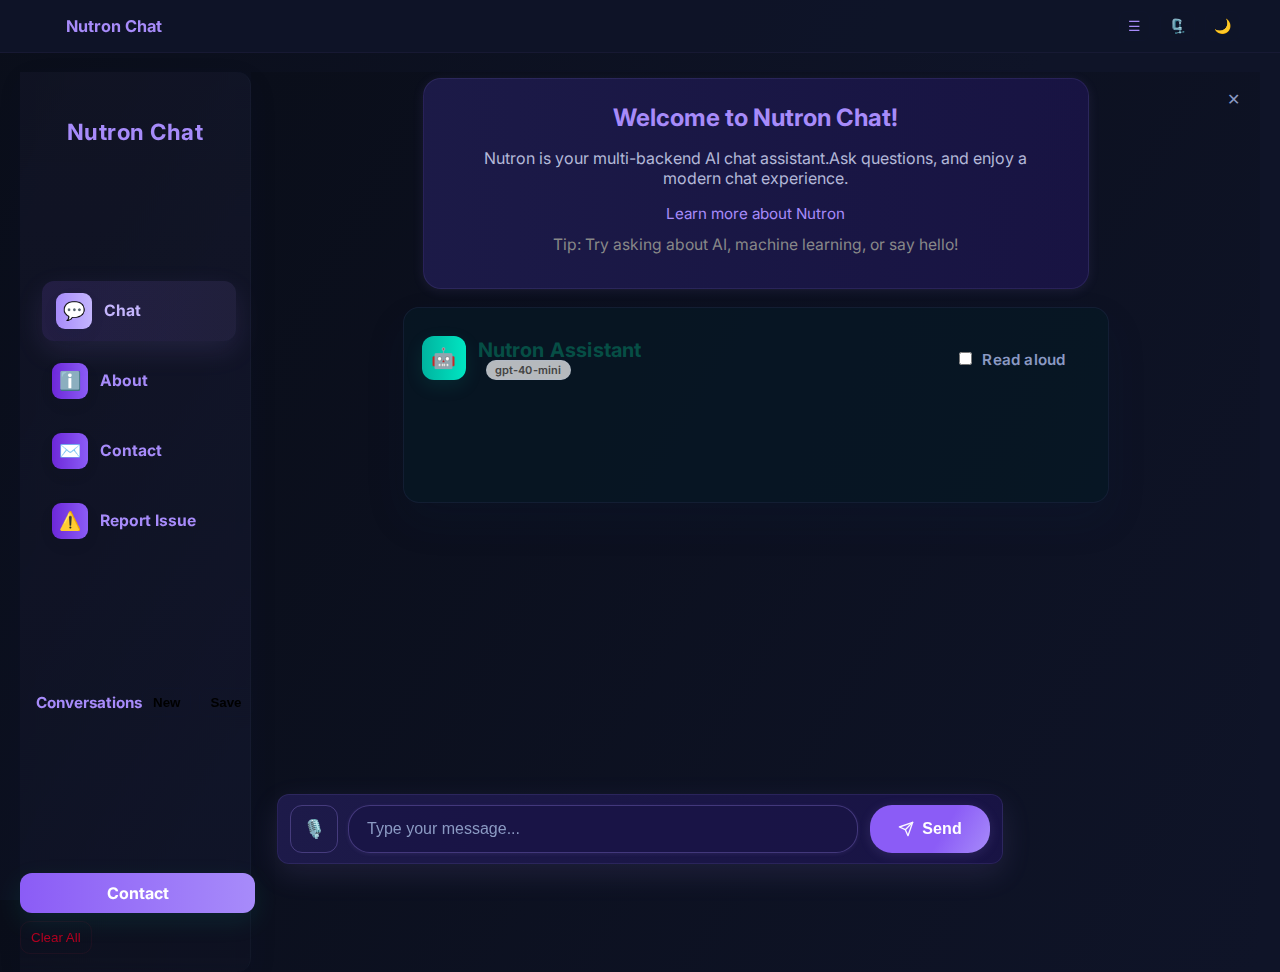
<file: open ai chat box/frontend/html/index.html>
<!DOCTYPE html>
<html lang="en">
<head>
    <meta charset="UTF-8">
    <title>Nutron Chat - AI Chat Box</title>
    <meta name="viewport" content="width=device-width, initial-scale=1.0">
    <link rel="stylesheet" href="../css/style.css">
    <link href="https://fonts.googleapis.com/css2?family=Inter:wght@300;400;600;700&family=Playfair+Display:wght@400;600&display=swap" rel="stylesheet">
    <link rel="manifest" href="manifest.json">
    <link rel="icon" href="favicon.ico">
</head>
<body>
    <nav class="navbar"><div style="max-width:1200px;margin:0 auto;display:flex;align-items:center;gap:12px;width:100%;padding:0 16px;"><a href="index.html" class="logo" style="font-weight:700;color:var(--brand-1);text-decoration:none;">Nutron Chat</a><div style="margin-left:auto;display:flex;gap:10px;align-items:center;"><button id="sidebar-toggle" class="icon-btn" aria-label="Toggle sidebar" aria-expanded="false">☰</button><button id="compact-toggle" class="icon-btn" title="Toggle compact" aria-pressed="false" aria-label="Toggle compact layout">🗜️</button><button id="theme-toggle" class="icon-btn" title="Toggle dark theme" aria-pressed="false" aria-label="Toggle theme">🌙</button></div></div></nav>
    <div class="main-layout" style="padding-top:72px;">
        <aside class="sidebar">
            <div class="sidebar-header">Nutron Chat</div>
            <nav class="sidebar-nav" role="navigation" aria-label="Main">
                <a href="index.html" class="active"><span class="icon" aria-hidden="true">💬</span><span class="label">Chat</span></a>
                <a href="about.html"><span class="icon" aria-hidden="true">ℹ️</span><span class="label">About</span></a>
                <a href="contact.html" class="contact-link"><span class="icon" aria-hidden="true">✉️</span><span class="label">Contact</span></a>
                <a href="#" id="report-issue-link"><span class="icon" aria-hidden="true">⚠️</span><span class="label">Report Issue</span></a>
            </nav>
            <div class="conversations">
                <div class="conv-header">
                    <strong>Conversations</strong>
                    <div class="conv-controls">
                        <button id="new-chat-btn" title="Start new chat">New</button>
                        <button id="save-chat-btn" title="Save current conversation">Save</button>
                    </div>
                </div>
                <ul id="conversations-list" class="conversations-list" aria-live="polite"></ul>
            </div>
            <div class="sidebar-footer">
                <a href="contact.html" class="contact-btn-sidebar">Contact</a>
                <button id="clear-chats-btn" class="danger-btn" title="Clear all conversations">Clear All</button>
            </div>
        </aside>
        <section class="chat-section">

            <div class="welcome-banner" style="margin-top:6px;">
                <button class="welcome-close" aria-label="Dismiss welcome">✕</button>
                <h2>Welcome to Nutron Chat!</h2>
                <p>Nutron is your multi-backend AI chat assistant.Ask questions, and enjoy a modern chat experience.</p>
                <div class="quick-links">
                    <a href="about.html">Learn more about Nutron</a>
                </div>
                <p style="margin-top:10px; color:#888; font-size:0.98rem;">Tip: Try asking about AI, machine learning, or say hello!</p>
            </div>

            <section class="mock-chat card assistant-floating" aria-label="Chat">
                <div class="chat-header assistant-header">
                    <div class="assistant-left">
                        <div class="assistant-avatar" aria-hidden="true">🤖</div>
                        <div class="assistant-meta">
                            <div class="assistant-title">Nutron Assistant</div>
                            <div class="assistant-sub"><span class="backend-badge" id="header-backend-badge">gpt-40-mini</span></div>
                        </div>
                    </div>
                    <div class="header-controls">
                        <label class="read-toggle"><input type="checkbox" id="read-aloud-toggle"> Read aloud</label>
                    </div>
                </div>

                <div class="chat-body" id="chat-messages"></div>

                <div id="typing-indicator" class="typing-indicator" style="display:none;" aria-live="polite" role="status"><span class="typing-spinner" aria-hidden="true"></span><span class="typing-text">AI is typing...</span></div>

                <form class="chat-input-area" onsubmit="return false;">
                    <button id="mic-btn" class="mic-button" type="button" title="Start voice input">🎙️</button>
                    <input type="text" id="user-input" placeholder="Type your message..." autocomplete="off" />
                    <button id="send-btn" type="button" aria-pressed="false" title="Send message">
                        <svg class="send-icon" width="16" height="16" viewBox="0 0 24 24" fill="none" xmlns="http://www.w3.org/2000/svg" aria-hidden="true"><path d="M22 2L11 13" stroke="currentColor" stroke-width="2" stroke-linecap="round" stroke-linejoin="round"/><path d="M22 2L15 22L11 13L2 9L22 2Z" stroke="currentColor" stroke-width="2" stroke-linecap="round" stroke-linejoin="round"/></svg>
                        <span class="btn-text">Send</span>
                    </button>
                    <span id="mic-status" class="mic-status" aria-live="polite" style="display:none;">Listening...</span>
                </form>
            </section>

        </section>
    </div>
    <div id="sidebar-overlay" class="sidebar-overlay" hidden aria-hidden="true"></div>
    <div id="toast-container" class="toast-container" aria-live="polite" aria-atomic="true"></div>
    <script src="../javascript/script.js"></script>
    <style>
        .welcome-banner {
            max-width: 600px;
            margin: 32px auto 0 auto;
            background: rgba(255,255,255,0.93);
            border-radius: 18px;
            box-shadow: 0 2px 12px rgba(161,196,253,0.10);
            padding: 24px 32px 18px 32px;
            text-align: center;
            transition: transform 0.28s ease, opacity 0.28s ease, max-height 0.28s ease, padding 0.28s ease;
            overflow: hidden;
            max-height: 1000px;
        }
        .welcome-banner h2 {
            color: #0078d4;
            margin-bottom: 10px;
        }
        .welcome-banner.collapsed {
            transform: translateY(-18px);
            opacity: 0;
            max-height: 0;
            padding-top: 0;
            padding-bottom: 0;
            margin-top: 6px;
            pointer-events: none;
        }
        .feature-list {
            list-style: none;
            padding: 0;
            margin: 18px 0 0 0;
        }
        .feature-list li {
            margin: 0 0 6px 0;
            font-size: 1.08rem;
            color: #333;
        }
        .quick-links {
            margin: 12px 0;
            font-size: 0.95rem;
        }
        .quick-links a {
            color: #0078d4;
            text-decoration: none;
        }
        @media (max-width: 700px) {
            .welcome-banner { padding: 16px 6vw 10px 6vw; }
        }
    </style>
</body>
</html>
</file>
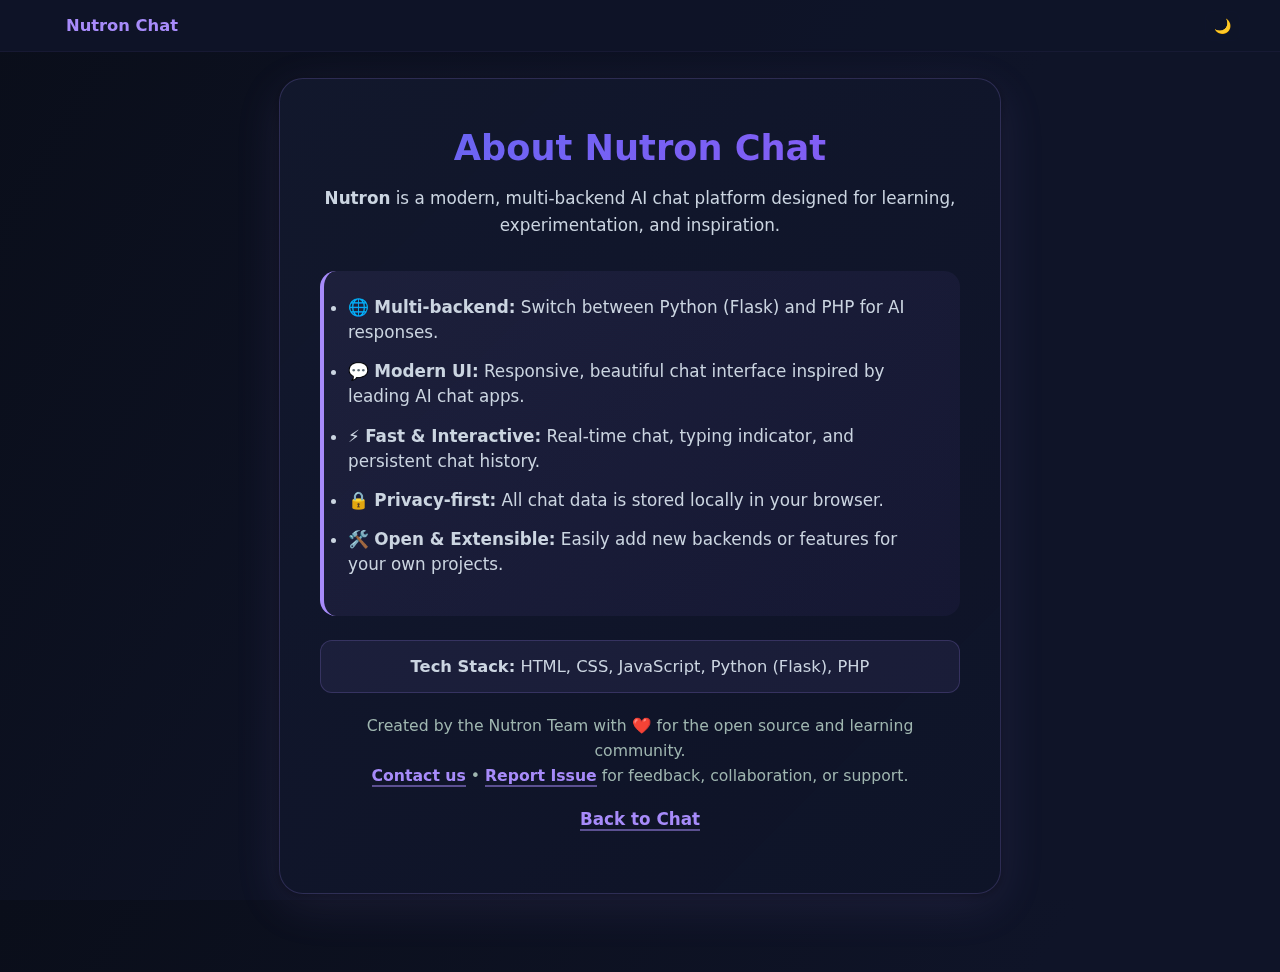
<file: open ai chat box/frontend/html/about.html>
<!DOCTYPE html>
<html lang="en">
<head>
    <meta charset="UTF-8">
    <title>About | Nutron Chat</title>
    <link rel="stylesheet" href="../css/style.css">
    <style>
        .about-container { 
            max-width: 640px; 
            margin: 60px auto; 
            background: linear-gradient(135deg, rgba(255,255,255,0.98) 0%, rgba(240,245,255,0.95) 100%); 
            border-radius: 24px; 
            box-shadow: 0 12px 48px rgba(99,102,241,0.15), 0 2px 8px rgba(0,0,0,0.04); 
            padding: 48px 40px; 
            text-align: center;
            border: 1px solid rgba(99,102,241,0.1);
            backdrop-filter: blur(8px);
        }
        .about-container h1 { 
            background: linear-gradient(135deg, #6366f1 0%, #8b5cf6 100%);
            -webkit-background-clip: text;
            -webkit-text-fill-color: transparent;
            background-clip: text;
            margin-bottom: 16px;
            font-size: 2.2rem;
            font-weight: 800;
        }
        .about-container p { color: #475569; font-size: 1.05rem; margin-bottom: 12px; line-height: 1.6; }
        .about-container a { 
            color: #6366f1; 
            text-decoration: none;
            font-weight: 600;
            transition: color 0.3s ease;
            border-bottom: 2px solid rgba(99,102,241,0.3);
        }
        .about-container a:hover { 
            color: #8b5cf6;
            border-bottom-color: #8b5cf6;
        }
        .about-features { 
            margin: 32px 0 24px 0; 
            text-align: left;
            background: linear-gradient(135deg, rgba(99,102,241,0.08) 0%, rgba(139,92,246,0.05) 100%);
            padding: 24px;
            border-radius: 16px;
            border-left: 4px solid #6366f1;
        }
        .about-features li { 
            margin-bottom: 14px; 
            font-size: 1.05rem; 
            color: #334155;
            line-height: 1.5;
        }
        .about-tech { 
            margin: 24px 0 0 0; 
            color: #475569; 
            font-size: 1.02rem;
            background: rgba(139,92,246,0.08);
            padding: 16px;
            border-radius: 12px;
            border: 1px solid rgba(139,92,246,0.2);
        }
        .about-team { 
            margin: 20px 0 0 0; 
            color: #64748b; 
            font-size: 0.98rem;
            line-height: 1.6;
        }
        /* Dark theme overrides */
        body.dark-theme .about-container {
            background: linear-gradient(135deg, rgba(18,24,45,0.98) 0%, rgba(15,20,40,0.95) 100%);
            border-color: rgba(167,139,250,0.2);
            box-shadow: 0 12px 48px rgba(167,139,250,0.1), 0 2px 8px rgba(0,0,0,0.4);
        }
        body.dark-theme .about-container p { color: #cbd5e1; }
        body.dark-theme .about-container a { color: #a78bfa; border-bottom-color: rgba(167,139,250,0.5); }
        body.dark-theme .about-container a:hover { color: #d8b4fe; }
        body.dark-theme .about-features { background: linear-gradient(135deg, rgba(167,139,250,0.08) 0%, rgba(139,92,246,0.05) 100%); border-left-color: #a78bfa; }
        body.dark-theme .about-features li { color: #cbd5e1; }
        body.dark-theme .about-tech { background: rgba(167,139,250,0.08); color: #cbd5e1; border-color: rgba(167,139,250,0.2); }
        body.dark-theme .about-team { color: #9fb6b0; }
    </style>
</head>
<body>
    <nav class="navbar"><div style="max-width:1200px;margin:0 auto;display:flex;align-items:center;gap:12px;width:100%;padding:0 16px;"><a href="index.html" class="logo" style="font-weight:700;color:var(--brand-1);text-decoration:none;">Nutron Chat</a><div style="margin-left:auto;display:flex;gap:10px;align-items:center;"><button id="theme-toggle" class="icon-btn" title="Toggle dark theme" aria-pressed="false" aria-label="Toggle theme">🌙</button></div></div></nav>
    <div style="height: 48px;"></div>
    <div class="about-container">
        <h1>About Nutron Chat</h1>
        <p><b>Nutron</b> is a modern, multi-backend AI chat platform designed for learning, experimentation, and inspiration.</p>
        <ul class="about-features">
            <li>🌐 <b>Multi-backend:</b> Switch between Python (Flask) and PHP for AI responses.</li>
            <li>💬 <b>Modern UI:</b> Responsive, beautiful chat interface inspired by leading AI chat apps.</li>
            <li>⚡ <b>Fast & Interactive:</b> Real-time chat, typing indicator, and persistent chat history.</li>
            <li>🔒 <b>Privacy-first:</b> All chat data is stored locally in your browser.</li>
            <li>🛠️ <b>Open & Extensible:</b> Easily add new backends or features for your own projects.</li>
        </ul>
        <div class="about-tech">
            <b>Tech Stack:</b> HTML, CSS, JavaScript, Python (Flask), PHP
        </div>
        <div class="about-team">
            Created by the Nutron Team with ❤️ for the open source and learning community.<br>
            <a href="contact.html">Contact us</a> • <a href="report-issue.html">Report Issue</a> for feedback, collaboration, or support.
        </div>
        <p style="margin-top:18px;"><a href="index.html">Back to Chat</a></p>
    </div>
    <script src="../javascript/script.js"></script>
</body>
</html>
</file>
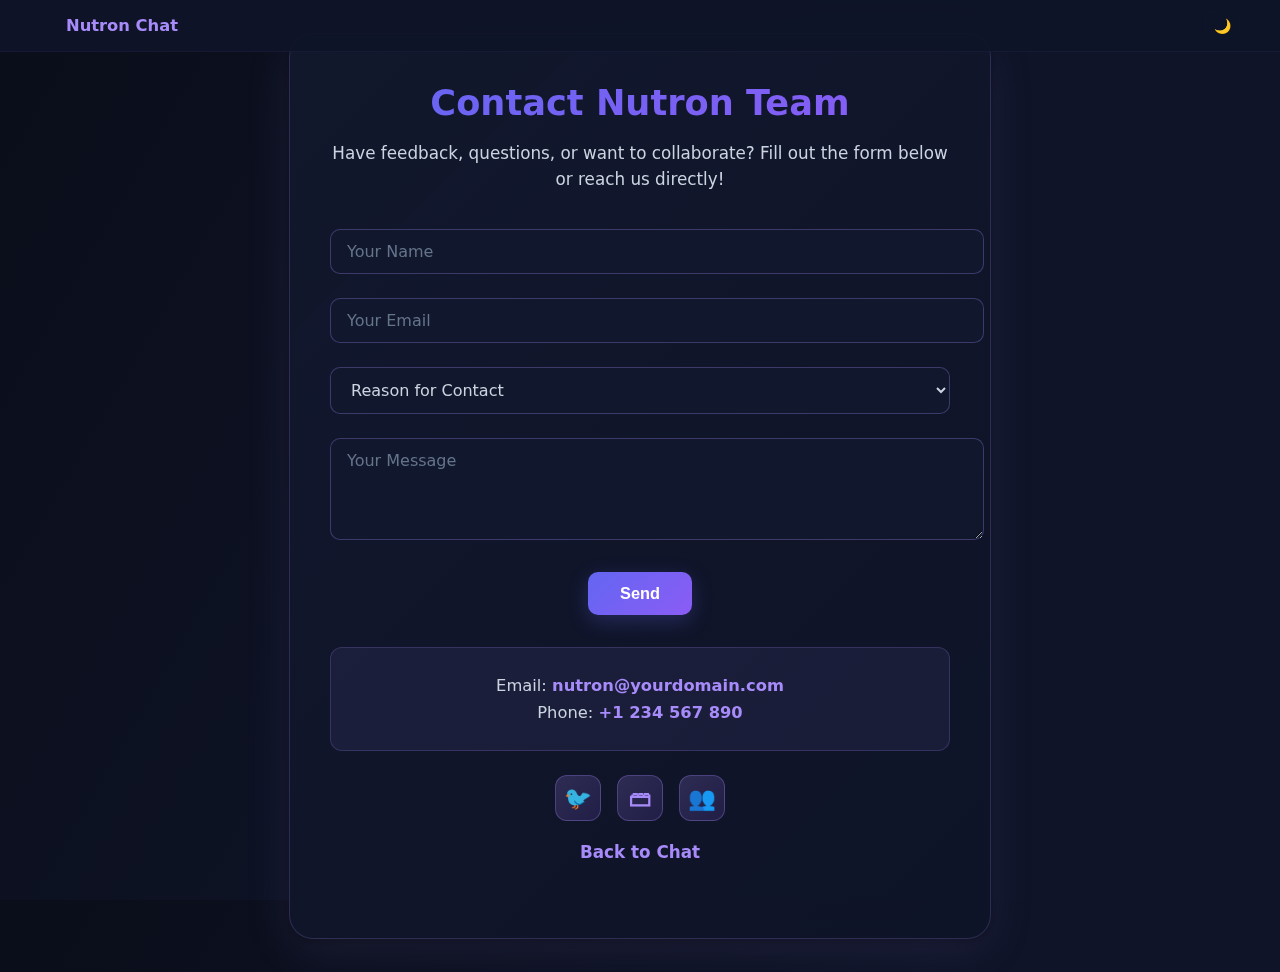
<file: open ai chat box/frontend/html/contact.html>
<!DOCTYPE html>
<html lang="en">
<head>
    <meta charset="UTF-8">
    <title>Contact | Nutron Chat</title>
    <link rel="stylesheet" href="../css/style.css">
    <style>
        .contact-container { 
            max-width: 620px; 
            margin: 60px auto; 
            background: linear-gradient(135deg, rgba(255,255,255,0.98) 0%, rgba(240,245,255,0.95) 100%); 
            border-radius: 24px; 
            box-shadow: 0 12px 48px rgba(99,102,241,0.15), 0 2px 8px rgba(0,0,0,0.04); 
            padding: 48px 40px; 
            text-align: center;
            border: 1px solid rgba(99,102,241,0.1);
            backdrop-filter: blur(8px);
        }
        .contact-container h1 { 
            background: linear-gradient(135deg, #6366f1 0%, #8b5cf6 100%);
            -webkit-background-clip: text;
            -webkit-text-fill-color: transparent;
            background-clip: text;
            margin-bottom: 12px;
            font-size: 2.2rem;
            font-weight: 800;
        }
        .contact-container p { 
            color: #475569; 
            font-size: 1.05rem; 
            margin-bottom: 24px;
            line-height: 1.6;
        }
        .contact-container a { 
            color: #6366f1; 
            text-decoration: none;
            font-weight: 600;
            transition: color 0.3s ease;
        }
        .contact-container a:hover { color: #8b5cf6; }
        
        .contact-container input, .contact-container textarea, .contact-container select {
            width: 100%; 
            margin: 12px 0; 
            padding: 12px 16px; 
            border-radius: 10px; 
            border: 1.5px solid #e2e8f0;
            font-family: inherit;
            font-size: 1rem;
            transition: border-color 0.3s, box-shadow 0.3s;
            background: rgba(255,255,255,0.95);
        }
        .contact-container input:focus, .contact-container textarea:focus, .contact-container select:focus {
            outline: none;
            border-color: #6366f1;
            box-shadow: 0 0 0 3px rgba(99,102,241,0.1);
        }
        
        .contact-container button { 
            background: linear-gradient(135deg, #6366f1 0%, #8b5cf6 100%); 
            color: #fff; 
            border: none; 
            border-radius: 10px; 
            padding: 12px 32px; 
            font-size: 1.02rem; 
            cursor: pointer; 
            margin-top: 16px;
            font-weight: 600;
            box-shadow: 0 6px 20px rgba(99,102,241,0.25);
            transition: transform 0.2s, box-shadow 0.2s;
        }
        .contact-container button:hover { 
            transform: translateY(-2px);
            box-shadow: 0 10px 28px rgba(99,102,241,0.35);
        }
        
        .contact-info { 
            margin: 32px 0 20px 0; 
            color: #475569; 
            font-size: 1.02rem;
            background: rgba(99,102,241,0.08);
            padding: 20px;
            border-radius: 12px;
            border: 1px solid rgba(99,102,241,0.2);
        }
        .contact-info div { margin: 8px 0; }
        
        .social-links { 
            margin: 24px 0 0 0;
            display: flex;
            justify-content: center;
            gap: 16px;
        }
        .social-links a { 
            display: inline-flex;
            align-items: center;
            justify-content: center;
            width: 44px;
            height: 44px;
            background: linear-gradient(135deg, #e0e7ff 0%, #f3e8ff 100%);
            color: #6366f1; 
            font-size: 1.4rem; 
            text-decoration: none; 
            border-radius: 12px;
            transition: all 0.3s;
            border: 1px solid rgba(99,102,241,0.2);
        }
        .social-links a:hover { 
            background: linear-gradient(135deg, #6366f1 0%, #8b5cf6 100%);
            color: #fff;
            transform: translateY(-4px);
            box-shadow: 0 8px 20px rgba(99,102,241,0.3);
        }
        /* Dark theme overrides */
        body.dark-theme .contact-container {
            background: linear-gradient(135deg, rgba(18,24,45,0.98) 0%, rgba(15,20,40,0.95) 100%);
            border-color: rgba(167,139,250,0.2);
            box-shadow: 0 12px 48px rgba(167,139,250,0.1), 0 2px 8px rgba(0,0,0,0.4);
        }
        body.dark-theme .contact-container p { color: #cbd5e1; }
        body.dark-theme .contact-container a { color: #a78bfa; }
        body.dark-theme .contact-container a:hover { color: #d8b4fe; }
        body.dark-theme .contact-container input,
        body.dark-theme .contact-container textarea,
        body.dark-theme .contact-container select {
            background: rgba(18,24,45,0.8);
            border-color: rgba(167,139,250,0.3);
            color: #cbd5e1;
        }
        body.dark-theme .contact-container input::placeholder,
        body.dark-theme .contact-container textarea::placeholder {
            color: #64748b;
        }
        body.dark-theme .contact-container input:focus,
        body.dark-theme .contact-container textarea:focus,
        body.dark-theme .contact-container select:focus {
            border-color: #a78bfa;
            box-shadow: 0 0 0 3px rgba(167,139,250,0.1);
        }
        body.dark-theme .contact-info {
            background: rgba(167,139,250,0.08);
            color: #cbd5e1;
            border-color: rgba(167,139,250,0.2);
        }
        body.dark-theme .social-links a {
            background: linear-gradient(135deg, rgba(167,139,250,0.2) 0%, rgba(139,92,246,0.15) 100%);
            color: #a78bfa;
            border-color: rgba(167,139,250,0.3);
        }
        body.dark-theme .social-links a:hover {
            background: linear-gradient(135deg, #6366f1 0%, #8b5cf6 100%);
            color: #fff;
        }
    </style>
</head>
<body>
    <nav class="navbar"><div style="max-width:1200px;margin:0 auto;display:flex;align-items:center;gap:12px;width:100%;padding:0 16px;"><a href="index.html" class="logo" style="font-weight:700;color:var(--brand-1);text-decoration:none;">Nutron Chat</a><div style="margin-left:auto;display:flex;gap:10px;align-items:center;"><button id="theme-toggle" class="icon-btn" title="Toggle dark theme" aria-pressed="false" aria-label="Toggle theme">🌙</button></div></div></nav>
    <div style="height: 48px;"></div>
    <div class="contact-container">
        <h1>Contact Nutron Team</h1>
        <p>Have feedback, questions, or want to collaborate? Fill out the form below or reach us directly!</p>
        <form onsubmit="alert('Thank you for your message!'); return false;">
            <input type="text" placeholder="Your Name" required><br>
            <input type="email" placeholder="Your Email" required><br>
            <select required>
                <option value="" disabled selected>Reason for Contact</option>
                <option value="feedback">Feedback</option>
                <option value="bug">Report a Bug</option>
                <option value="collab">Collaboration</option>
                <option value="support">Support</option>
                <option value="other">Other</option>
            </select><br>
            <textarea rows="4" placeholder="Your Message" required></textarea><br>
            <button type="submit">Send</button>
        </form>
        <div class="contact-info">
            <div>Email: <a href="mailto:nutron@yourdomain.com">nutron@yourdomain.com</a></div>
            <div>Phone: <a href="tel:+1234567890">+1 234 567 890</a></div>
        </div>
        <div class="social-links">
            <a href="#" title="Twitter">&#x1F426;</a>
            <a href="#" title="GitHub">&#x1F5C3;</a>
            <a href="#" title="LinkedIn">&#x1F465;</a>
        </div>
        <p style="margin-top:18px;"><a href="index.html">Back to Chat</a></p>
    </div>
    <script src="../javascript/script.js"></script>
</body>
</html>
</file>
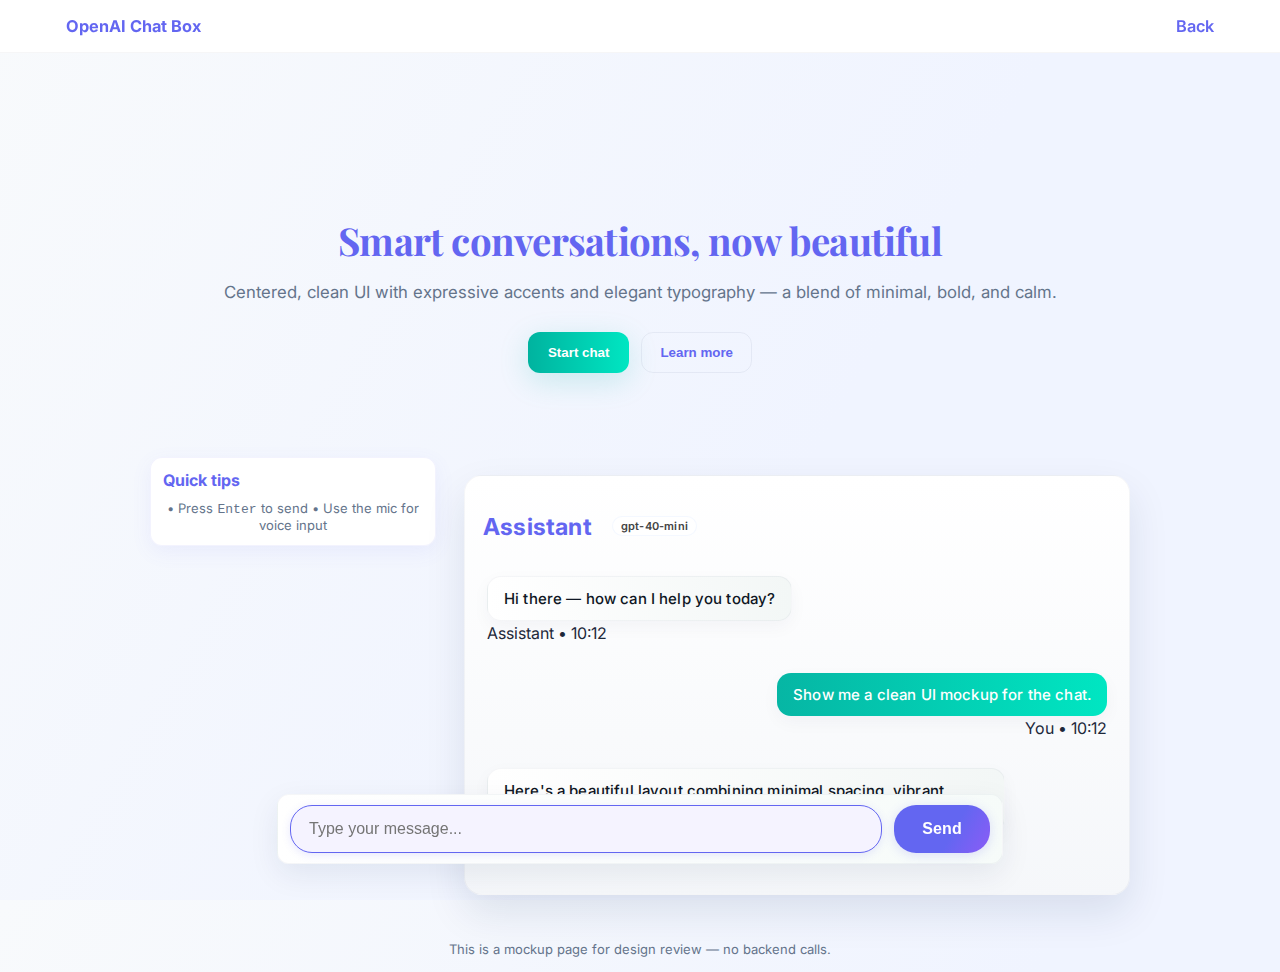
<file: open ai chat box/frontend/html/design_mockup.html>
<!doctype html>
<html lang="en">
<head>
  <meta charset="utf-8">
  <meta name="viewport" content="width=device-width,initial-scale=1">
  <title>Design Mockup — Chat</title>
  <link href="https://fonts.googleapis.com/css2?family=Inter:wght@300;400;600;700&family=Playfair+Display:wght@400;600&display=swap" rel="stylesheet">
  <link rel="stylesheet" href="../css/style.css">
</head>
<body class="design-mockup-root">
  <nav class="navbar"><div style="max-width:1200px;margin:0 auto;display:flex;align-items:center;gap:12px;width:100%;padding:0 16px;"><a href="index.html" class="logo" style="font-weight:700;color:var(--brand-1);text-decoration:none;">OpenAI Chat Box</a><div style="margin-left:auto"><a href="index.html">Back</a></div></div></nav>
  <main class="main-container" style="flex-direction:column;align-items:center;padding-top:92px;">
    <section class="design-hero">
      <h1>Smart conversations, now beautiful</h1>
      <p>Centered, clean UI with expressive accents and elegant typography — a blend of minimal, bold, and calm.</p>
      <div class="mockup-action">
        <button class="btn-cta">Start chat</button>
        <button class="btn-secondary">Learn more</button>
      </div>
    </section>

    <div class="center-stage">
      <aside class="card" style="width:260px;">
        <div style="font-weight:700;color:var(--brand-1);margin-bottom:8px">Quick tips</div>
        <div class="small-note">• Press <kbd>Enter</kbd> to send • Use the mic for voice input</div>
      </aside>

      <section class="mock-chat card" aria-label="Chat mockup">
        <div class="chat-header">
          <h3>Assistant</h3>
          <span class="backend-badge">gpt-40-mini</span>
        </div>

        <div class="chat-body">
          <div class="message"><div class="bubble ai">Hi there — how can I help you today?</div><div class="meta">Assistant • 10:12</div></div>
          <div class="message user"><div class="bubble user">Show me a clean UI mockup for the chat.</div><div class="meta">You • 10:12</div></div>
          <div class="message"><div class="bubble ai">Here's a beautiful layout combining minimal spacing, vibrant accents, and serif headings.</div><div class="meta">Assistant • 10:12</div></div>
        </div>

        <form class="chat-input-area" onsubmit="event.preventDefault(); alert('Send pressed in mockup');">
          <input id="user-input" type="text" placeholder="Type your message..." aria-label="Message input">
          <button id="send-btn" type="submit">Send</button>
        </form>
      </section>
    </div>

    <p class="small-note">This is a mockup page for design review — no backend calls.</p>
  </main>

  <script>
    // small JS: focus input on load
    document.addEventListener('DOMContentLoaded', function(){ const i = document.getElementById('user-input'); if(i) i.focus(); });
  </script>
</body>
</html>
</file>
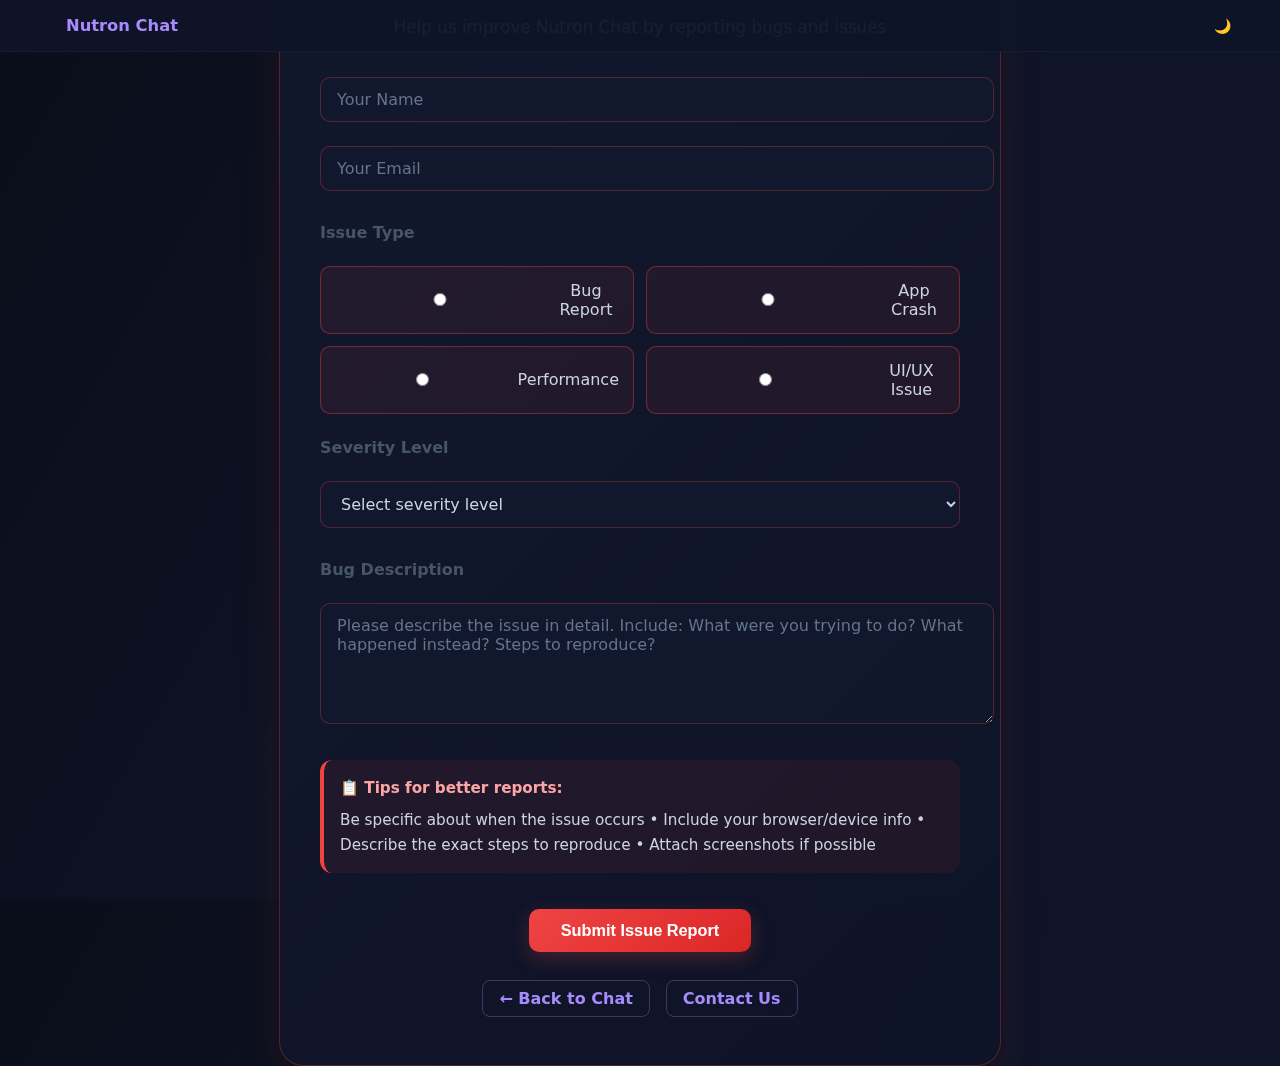
<file: open ai chat box/frontend/html/report-issue.html>
<!DOCTYPE html>
<html lang="en">
<head>
    <meta charset="UTF-8">
    <title>Report Issue | Nutron Chat</title>
    <link rel="stylesheet" href="../css/style.css">
    <style>
        .report-container { 
            max-width: 640px; 
            margin: 60px auto; 
            background: linear-gradient(135deg, rgba(255,255,255,0.98) 0%, rgba(240,245,255,0.95) 100%); 
            border-radius: 24px; 
            box-shadow: 0 12px 48px rgba(239,68,68,0.12), 0 2px 8px rgba(0,0,0,0.04); 
            padding: 48px 40px; 
            text-align: center;
            border: 1px solid rgba(239,68,68,0.1);
            backdrop-filter: blur(8px);
        }
        
        .report-container h1 { 
            background: linear-gradient(135deg, #ef4444 0%, #dc2626 100%);
            -webkit-background-clip: text;
            -webkit-text-fill-color: transparent;
            background-clip: text;
            margin-bottom: 12px;
            font-size: 2.2rem;
            font-weight: 800;
        }
        
        .report-container .subtitle {
            color: #475569;
            font-size: 1.05rem;
            margin-bottom: 24px;
            line-height: 1.6;
        }
        
        .issue-types {
            display: grid;
            grid-template-columns: 1fr 1fr;
            gap: 12px;
            margin: 24px 0;
        }
        
        .issue-types label {
            display: flex;
            align-items: center;
            padding: 14px;
            background: rgba(239,68,68,0.05);
            border: 1.5px solid #fecaca;
            border-radius: 10px;
            cursor: pointer;
            transition: all 0.3s;
            font-weight: 500;
            color: #475569;
        }
        
        .issue-types label:hover {
            background: rgba(239,68,68,0.12);
            border-color: #ef4444;
        }
        
        .issue-types input[type="radio"] {
            cursor: pointer;
            margin-right: 8px;
            accent-color: #ef4444;
        }
        
        .report-container input, 
        .report-container textarea, 
        .report-container select {
            width: 100%; 
            margin: 12px 0; 
            padding: 12px 16px; 
            border-radius: 10px; 
            border: 1.5px solid #e2e8f0;
            font-family: inherit;
            font-size: 1rem;
            transition: border-color 0.3s, box-shadow 0.3s;
            background: rgba(255,255,255,0.95);
        }
        
        .report-container input:focus, 
        .report-container textarea:focus, 
        .report-container select:focus {
            outline: none;
            border-color: #ef4444;
            box-shadow: 0 0 0 3px rgba(239,68,68,0.1);
        }
        
        .report-container button { 
            background: linear-gradient(135deg, #ef4444 0%, #dc2626 100%); 
            color: #fff; 
            border: none; 
            border-radius: 10px; 
            padding: 12px 32px; 
            font-size: 1.02rem; 
            cursor: pointer; 
            margin-top: 16px;
            font-weight: 600;
            box-shadow: 0 6px 20px rgba(239,68,68,0.25);
            transition: transform 0.2s, box-shadow 0.2s;
        }
        
        .report-container button:hover { 
            transform: translateY(-2px);
            box-shadow: 0 10px 28px rgba(239,68,68,0.35);
        }
        
        .severity-info {
            background: rgba(239,68,68,0.08);
            padding: 16px;
            border-radius: 12px;
            margin: 20px 0;
            border-left: 4px solid #ef4444;
            text-align: left;
            color: #475569;
            font-size: 0.95rem;
            line-height: 1.6;
        }
        
        .severity-info strong {
            color: #7f1d1d;
            display: block;
            margin-bottom: 8px;
        }
        
        .nav-links {
            margin-top: 28px;
            display: flex;
            justify-content: center;
            gap: 16px;
            flex-wrap: wrap;
        }
        
        .nav-links a {
            color: #6366f1;
            text-decoration: none;
            font-weight: 600;
            padding: 8px 16px;
            border-radius: 8px;
            transition: all 0.3s;
            border: 1px solid rgba(99,102,241,0.2);
        }
        
        .nav-links a:hover {
            background: rgba(99,102,241,0.1);
            border-color: #6366f1;
        }
        /* Dark theme overrides */
        body.dark-theme .report-container {
            background: linear-gradient(135deg, rgba(18,24,45,0.98) 0%, rgba(15,20,40,0.95) 100%);
            border-color: rgba(239,68,68,0.3);
            box-shadow: 0 12px 48px rgba(239,68,68,0.1), 0 2px 8px rgba(0,0,0,0.4);
        }
        body.dark-theme .report-container .subtitle { color: #cbd5e1; }
        body.dark-theme .issue-types label {
            background: rgba(239,68,68,0.08);
            border-color: rgba(239,68,68,0.4);
            color: #cbd5e1;
        }
        body.dark-theme .issue-types label:hover {
            background: rgba(239,68,68,0.15);
            border-color: #ef4444;
        }
        body.dark-theme .report-container input,
        body.dark-theme .report-container textarea,
        body.dark-theme .report-container select {
            background: rgba(18,24,45,0.8);
            border-color: rgba(239,68,68,0.3);
            color: #cbd5e1;
        }
        body.dark-theme .report-container input::placeholder,
        body.dark-theme .report-container textarea::placeholder {
            color: #64748b;
        }
        body.dark-theme .report-container input:focus,
        body.dark-theme .report-container textarea:focus,
        body.dark-theme .report-container select:focus {
            border-color: #ef4444;
            box-shadow: 0 0 0 3px rgba(239,68,68,0.1);
        }
        body.dark-theme .severity-info {
            background: rgba(239,68,68,0.08);
            color: #cbd5e1;
            border-left-color: #ef4444;
        }
        body.dark-theme .severity-info strong {
            color: #fca5a5;
        }
        body.dark-theme .nav-links a {
            color: #a78bfa;
            border-color: rgba(167,139,250,0.3);
        }
        body.dark-theme .nav-links a:hover {
            background: rgba(167,139,250,0.1);
            border-color: #a78bfa;
        }
    </style>
</head>
<body>
    <nav class="navbar"><div style="max-width:1200px;margin:0 auto;display:flex;align-items:center;gap:12px;width:100%;padding:0 16px;"><a href="index.html" class="logo" style="font-weight:700;color:var(--brand-1);text-decoration:none;">Nutron Chat</a><div style="margin-left:auto;display:flex;gap:10px;align-items:center;"><button id="theme-toggle" class="icon-btn" title="Toggle dark theme" aria-pressed="false" aria-label="Toggle theme">🌙</button></div></div></nav>
    <div style="height: 48px;"></div>
    
    <div class="report-container">
        <h1>🐛 Report an Issue</h1>
        <p class="subtitle">Help us improve Nutron Chat by reporting bugs and issues</p>
        
        <form onsubmit="alert('Thank you for reporting! We\'ll look into it soon.'); return false;">
            <input type="text" placeholder="Your Name" required><br>
            <input type="email" placeholder="Your Email" required><br>
            
            <label style="display: block; text-align: left; margin: 20px 0 12px 0; color: #475569; font-weight: 600;">
                Issue Type
            </label>
            <div class="issue-types">
                <label>
                    <input type="radio" name="issue-type" value="bug" required> Bug Report
                </label>
                <label>
                    <input type="radio" name="issue-type" value="crash"> App Crash
                </label>
                <label>
                    <input type="radio" name="issue-type" value="performance"> Performance
                </label>
                <label>
                    <input type="radio" name="issue-type" value="ui"> UI/UX Issue
                </label>
            </div>
            
            <label style="display: block; text-align: left; margin: 20px 0 12px 0; color: #475569; font-weight: 600;">
                Severity Level
            </label>
            <select required>
                <option value="" disabled selected>Select severity level</option>
                <option value="critical">🔴 Critical - App doesn't work</option>
                <option value="high">🟠 High - Major feature broken</option>
                <option value="medium">🟡 Medium - Some features affected</option>
                <option value="low">🟢 Low - Minor issue/typo</option>
            </select>
            
            <label style="display: block; text-align: left; margin: 20px 0 12px 0; color: #475569; font-weight: 600;">
                Bug Description
            </label>
            <textarea rows="5" placeholder="Please describe the issue in detail. Include: What were you trying to do? What happened instead? Steps to reproduce?" required></textarea>
            
            <div class="severity-info">
                <strong>📋 Tips for better reports:</strong>
                Be specific about when the issue occurs • Include your browser/device info • Describe the exact steps to reproduce • Attach screenshots if possible
            </div>
            
            <button type="submit">Submit Issue Report</button>
        </form>
        
        <div class="nav-links">
            <a href="index.html">← Back to Chat</a>
            <a href="contact.html">Contact Us</a>
        </div>
    </div>
    <script src="../javascript/script.js"></script>
</body>
</html>
</file>
<file: open ai chat box/frontend/css/style.css>
:root {
    --bg-1: #f8fafc;
    --bg-2: #f0f4ff;
    --brand-1: #6366f1; /* Indigo primary */
    --brand-2: #a5b4fc;
    --accent: #8b5cf6; /* Violet accent */
    --muted: #64748b;
    --text: #1e293b;
    --surface: rgba(255,255,255,0.98);
    --card-border: rgba(99,102,241,0.08);
    --radius: 12px;
    --shadow-1: 0 6px 20px rgba(99,102,241,0.08);
    --shadow-2: 0 12px 36px rgba(99,102,241,0.12);
}

/* Base layout and typography */
html,body { height: 100%; }
body {
    background: linear-gradient(120deg, var(--bg-1) 0%, var(--bg-2) 60%);
    color: var(--text);
    font-family: 'Inter', system-ui, -apple-system, 'Segoe UI', Roboto, 'Helvetica Neue', Arial, sans-serif;
    display: flex;
    justify-content: center;
    align-items: center;
    min-height: 100vh;
    margin: 0;
    padding: 36px 20px;
    -webkit-font-smoothing: antialiased;
    -moz-osx-font-smoothing: grayscale;
}
h1,h2,h3 { margin:0;color:var(--brand-1); }
h1 { font-size: 1.6rem; }

/* Layout container used by main pages */
.main-container { width: 1200px; max-width: 96vw; display:flex; gap:18px; }

.chat-container {
    background: var(--surface);
    border-radius: 14px;
    box-shadow: var(--shadow-1), var(--shadow-2);
    width: 520px;
    max-width: 100%;
    display: flex;
    flex-direction: column;
    overflow: hidden;
    backdrop-filter: blur(4px);
    border: 1px solid var(--card-border);
    transition: transform 0.18s ease, box-shadow 0.2s ease;
    position: relative;
}
.chat-container:hover { transform: translateY(-6px); }
.chat-container::before { content: ''; position: absolute; top: 0; left: 0; right: 0; height: 56px; background: linear-gradient(90deg, var(--brand-2), var(--accent)); opacity: 0.08; }

/* Utility: container card */
.card { background: var(--surface); border-radius: var(--radius); border: 1px solid var(--card-border); box-shadow: var(--shadow-1); padding: 12px; }





/* Consolidated .chat-messages styles are defined later to avoid duplication */
/* Scrollbar styling kept for cross-browser consistency */
.chat-messages::-webkit-scrollbar { width: 7px; }
.chat-messages::-webkit-scrollbar-thumb { background: #c7d2fe; border-radius: 6px; }

/* Make scrollbars invisible but keep scroll functionality */
.chat-messages, .conversations-list, .mock-chat .chat-body {
    -ms-overflow-style: none; /* IE and Edge */
    scrollbar-width: none; /* Firefox */
}
.chat-messages::-webkit-scrollbar, .conversations-list::-webkit-scrollbar, .mock-chat .chat-body::-webkit-scrollbar {
    width: 0; height: 0; background: transparent; /* WebKit */
}

/* Consolidated message/bubble styles (duplicate removed) */


.chat-input-area {
    display: flex;
    border-top: 1.5px solid #c7d2fe;
    padding: 14px 14px 14px 18px;
    background: rgba(248,250,252,0.98);
    backdrop-filter: blur(2px);
    z-index: 2;
}



#user-input {
    flex: 1;
    padding: 12px 16px;
    border: 1.5px solid #c7d2fe;
    border-radius: 22px;
    outline: none;
    font-size: 16px;
    background: #fff;
    transition: border 0.2s, box-shadow 0.2s;
    box-shadow: 0 1px 4px rgba(99,102,241,0.08);
}
#user-input:focus {
    border: 1.5px solid #6366f1;
    background: #f5f3ff;
    box-shadow: 0 2px 8px rgba(99,102,241,0.15);
}



#send-btn {
    margin-left: 10px;
    padding: 12px 26px;
    background: linear-gradient(120deg, #6366f1 60%, #8b5cf6 100%);
    color: #fff;
    border: none;
    border-radius: 22px;
    cursor: pointer;
    font-size: 16px;
    font-weight: 600;
    box-shadow: 0 2px 12px rgba(99,102,241,0.20);
    transition: background 0.2s, color 0.2s, transform 0.1s;
    letter-spacing: 0.01em;
    display: inline-flex;
    align-items: center;
}
#send-btn:hover {
    background: linear-gradient(120deg, #8b5cf6 60%, #6366f1 100%);
    color: #fff;
    transform: translateY(-2px) scale(1.04);
}
.btn-spinner {
    display: none;
    width: 14px;
    height: 14px;
    border-radius: 50%;
    background: linear-gradient(120deg, #6366f1 60%, #8b5cf6 100%);
    box-shadow: 0 0 6px rgba(99,102,241,0.3);
    margin-right: 8px;
    animation: spin 1s linear infinite;
}
#send-btn.pending .btn-spinner {
    display: inline-block;
}
@keyframes spin { 0% { transform: rotate(0deg); } 100% { transform: rotate(360deg); } }
#send-btn:disabled { opacity: 0.6; cursor: not-allowed; transform: none; box-shadow: none; }


.typing-indicator {
    font-size: 13px;
    color: #888;
    padding: 0 18px 8px 18px;
    font-style: italic;
    letter-spacing: 0.5px;
    display: flex;
    align-items: center;
    gap: 8px;
}
.typing-spinner {
    width: 10px;
    height: 10px;
    border-radius: 50%;
    background: linear-gradient(120deg, #6366f1 60%, #8b5cf6 100%);
    box-shadow: 0 0 6px rgba(99,102,241,0.3);
    animation: blink 1s infinite;
}
.typing-text { opacity: 1; }

.backend-badge {
    font-size: 11px;
    color: #444;
    background: rgba(255,255,255,0.7);
    padding: 2px 8px;
    border-radius: 12px;
    margin-left: 8px;
    border: 1px solid rgba(161,196,253,0.12);
}

.toast-container { position: fixed; right: 18px; bottom: 18px; z-index: 9999; display:flex; flex-direction:column; gap:8px; }
.toast { background: rgba(12,12,12,0.95); color:#fff; padding: 10px 14px; border-radius: 10px; box-shadow: 0 10px 30px rgba(12,36,80,0.12); opacity:0; transform: translateY(8px); transition: opacity 0.24s, transform 0.24s; }
.toast.show { opacity:1; transform: translateY(0); }
.toast.error { background: linear-gradient(90deg,#b00020,#8a1028); }
.toast.info { background: linear-gradient(90deg,#6366f1,#8b5cf6); }

#send-btn[disabled] { opacity: 0.6; cursor: not-allowed; box-shadow:none; }

/* Focus and accessibility */
:focus { outline: none; }
:focus-visible { outline: 3px solid rgba(99,150,255,0.24); outline-offset: 3px; border-radius: 8px; }

/* Utilities */
.muted { color: var(--muted); }
.center { display:flex; align-items:center; justify-content:center; }
.chip { display:inline-block; padding:6px 10px; border-radius:999px; background:linear-gradient(90deg,#f3f8ff,#fff); color:var(--brand-1); border:1px solid var(--card-border); font-weight:600; }
.sr-only { position:absolute !important; width:1px; height:1px; padding:0; margin:-1px; overflow:hidden; clip:rect(0,0,0,0); white-space:nowrap; border:0; }


.backend-switcher button {
    background: linear-gradient(120deg, #f5f3ff 60%, #ede9fe 100%);
    border: 1.5px solid #c7d2fe;
    color: #6366f1;
    border-radius: 12px;
    padding: 6px 18px;
    font-size: 15px;
    margin-right: 2px;
    cursor: pointer;
    font-weight: 500;
    transition: background 0.2s, border 0.2s, color 0.2s;
    box-shadow: 0 1px 4px rgba(99,102,241,0.08);
}
.backend-switcher button:hover, .backend-switcher button:focus {
    background: linear-gradient(120deg, #6366f1 60%, #8b5cf6 100%);
    color: #fff;
    border: 1.5px solid #8b5cf6;
}

@keyframes blink {
    0%, 100% { opacity: 1; }
    50% { opacity: 0.5; }
}

/* Navigation bar for all pages */
.navbar {
    width: 100vw; max-width: 100%;
    background: rgba(255,255,255,0.98);
    border-bottom: 1px solid rgba(15,23,42,0.04);
    padding: 10px 0; display:flex; justify-content:center; align-items:center; position:fixed; top:0; left:0; z-index:100;
}
.navbar a { color: var(--brand-1); text-decoration:none; font-weight:600; font-size:1.02rem; margin:0 16px; padding:6px 10px; border-radius:8px; transition: background 0.15s, transform 0.12s; }
.navbar a:hover { background: rgba(99,102,241,0.12); transform: translateY(-2px); }
.navbar a.active { background: linear-gradient(90deg,var(--brand-2),var(--accent)); color:#fff; box-shadow: 0 8px 20px rgba(99,102,241,0.15); }

/* Layout for Copilot/ChatGPT style */
.main-layout {
    display: flex;
    height: 100vh;
    width: 100vw;
    background: none;
}
.sidebar {
    width: 230px;
    background: linear-gradient(180deg, rgba(161,196,253,0.12), rgba(251,194,235,0.08));
    display: flex;
    flex-direction: column;
    justify-content: space-between;
    box-shadow: 2px 8px 30px rgba(12,36,80,0.06);
    z-index: 10;
    padding-bottom: 18px;
    border-right: 1px solid rgba(161,196,253,0.04);
}
.sidebar-header {
    font-size: 1.4rem;
    font-weight: 700;
    color: var(--brand-1);
    padding: 28px 0 10px 0;
    text-align: center;
    letter-spacing: 0.02em;
}
.sidebar-nav {
    display: flex;
    flex-direction: column;
    gap: 10px;
    align-items: stretch;
    padding: 8px 12px;
}
.sidebar-nav a {
    display:flex; align-items:center; gap:12px; padding:12px 14px; color:var(--brand-1); text-decoration:none; border-radius:12px; font-weight:700; font-size:0.98rem; transition:transform .18s ease, box-shadow .18s ease, background .18s ease; margin:0 6px;
}
.sidebar-nav a .icon { width:36px; height:36px; border-radius:9px; display:inline-flex; align-items:center; justify-content:center; background:linear-gradient(90deg,#fff,#f3fbfa); box-shadow: 0 6px 18px rgba(12,36,80,0.04); font-size:18px; }
.sidebar-nav a .label { display:inline-block; }
.sidebar-nav a.active, .sidebar-nav a:hover { background: linear-gradient(90deg, rgba(255,255,255,0.98), rgba(255,255,255,0.92)); transform: translateX(4px); box-shadow: 0 10px 28px rgba(12,36,80,0.06); color: #064e45; }

/* subtle divider and rounded right edge for nicer panel */
.sidebar { border-top-right-radius: 14px; border-bottom-right-radius: 14px; backdrop-filter: blur(6px); padding-top:18px; }

/* Conversations list UI inside sidebar */
.conversations { display:flex; flex-direction:column; gap:8px; padding:12px; }
.conv-header { display:flex; justify-content:space-between; align-items:center; margin-bottom:6px; padding:0 4px; }
.conv-header strong { font-size:0.95rem; color:var(--brand-1); }
.conv-controls { display:flex; gap:8px; }
.conv-controls button { background:transparent; border:1px solid rgba(12,36,80,0.06); padding:6px 10px; border-radius:8px; cursor:pointer; font-weight:600; }
.conversations-list { list-style:none; padding:6px; margin:0; max-height:46vh; overflow:auto; display:flex; flex-direction:column; gap:8px; }
.conversations-list li { display:flex; align-items:center; gap:10px; padding:10px; border-radius:12px; background:linear-gradient(90deg,#fff,#fbfdff); cursor:pointer; border:1px solid rgba(12,36,80,0.04); transition: transform .12s ease, box-shadow .14s ease; }
.conversations-list li:hover { transform: translateX(6px); box-shadow: 0 10px 30px rgba(12,36,80,0.08); }
.conversations-list .conv-avatar { width:44px; height:44px; border-radius:10px; display:flex; align-items:center; justify-content:center; background:linear-gradient(90deg,#e6f7f2,#dff8ef); color:#078567; font-weight:700; }
.conversations-list .conv-meta { display:flex; flex-direction:column; min-width:0; }
.conversations-list .title { font-weight:700; color:var(--brand-1); font-size:0.95rem; white-space:nowrap; overflow:hidden; text-overflow:ellipsis; }
.conversations-list .snippet { font-size:0.88rem; color:var(--muted); max-width:160px; white-space:nowrap; overflow:hidden; text-overflow:ellipsis; }
.conversations-list .conv-time { margin-left:auto; font-size:11px; color:#9aa8b8; }

/* Sidebar footer contact button */
.contact-btn-sidebar { display:inline-block; padding:10px 14px; background: linear-gradient(90deg,#00b39f,#00e6c2); color:#fff; border-radius:12px; text-decoration:none; font-weight:700; margin-bottom:8px; width:90%; text-align:center; box-shadow: 0 8px 24px rgba(0,179,159,0.12); }
.contact-btn-sidebar:hover { transform: translateY(-2px); box-shadow: 0 12px 30px rgba(0,179,159,0.16); }
.danger-btn { background:transparent; border:1px solid rgba(220,40,60,0.08); color:#b00020; padding:8px 10px; border-radius:10px; cursor:pointer; }



.sidebar-bottom {
    padding: 24px 0 32px 0;
    display: flex;
    flex-direction: column;
    align-items: center;
    gap: 10px;
}
.backend-switcher {
    display: flex;
    gap: 8px;
}
.backend-label {
    font-size: 13px;
    color: #888;
    margin-top: 2px;
}

.chat-section {
    flex: 1;
    display: flex;
    flex-direction: column;
    background: linear-gradient(120deg, #f8fafc 60%, #e0eafc 100%);
    min-width: 0;
    position: relative;
}
.chat-header {
    height: 60px;
    background: rgba(255,255,255,0.92);
    border-bottom: 1.5px solid #e0eafc;
    display: flex;
    align-items: center;
    padding-left: 32px;
    font-size: 1.25rem;
    font-weight: 600;
    color: #6366f1;
    letter-spacing: 0.01em;
    z-index: 2;
}

.chat-messages {
    flex: 1;
    padding: 24px 0 8px 0;
    margin: 0 auto;
    width: 98%;
    max-width: 700px;
    min-width: 0;
    background: none;
    overflow-y: auto;
    z-index: 1;
}

.message {
    margin-bottom: 18px;
    display: flex;
    flex-direction: column;
    align-items: flex-start;
}
.message.user {
    align-items: flex-end;
}
.bubble {
    padding: 14px 22px;
    border-radius: 18px;
    max-width: 80%;
    font-size: 16px;
    position: relative;
    word-break: break-word;
    margin-bottom: 2px;
}
.bubble.user {
    background: linear-gradient(120deg, #6366f1 60%, #818cf8 100%);
    color: #fff;
    border-bottom-right-radius: 16px;
    border-top-left-radius: 8px;
    box-shadow: 0 2px 12px rgba(99,102,241,0.15);
    border: 1.5px solid #818cf8;
    animation: popIn 0.3s;
    font-weight: 500;
    letter-spacing: 0.01em;
    align-self: flex-end;
}
.bubble.ai {
    background: linear-gradient(120deg, #a5b4fc 60%, #c7d2fe 100%);
    color: #222;
    border-bottom-left-radius: 16px;
    border-top-right-radius: 8px;
    box-shadow: 0 2px 12px rgba(99,102,241,0.12);
    border: 1.5px solid #c7d2fe;
    animation: popIn 0.3s;
    font-weight: 500;
    letter-spacing: 0.01em;
    align-self: flex-start;
}

.timestamp {
    font-size: 11px;
    color: #888;
    margin-top: 2px;
    margin-left: 4px;
    margin-right: 4px;
    align-self: flex-end;
}

.chat-input-area {
    display: flex;
    border-top: 1.5px solid #c7d2fe;
    padding: 18px 24px 18px 24px;
    background: rgba(248,250,252,0.98);
    backdrop-filter: blur(2px);
    z-index: 2;
    width: 100%;
    max-width: 700px;
    margin: 0 auto 18px auto;
    border-radius: 18px;
    box-shadow: 0 2px 12px rgba(99,102,241,0.06);
}
#user-input {
    flex: 1;
    padding: 14px 18px;
    border: 1.5px solid #c7d2fe;
    border-radius: 22px;
    outline: none;
    font-size: 16px;
    background: #fff;
    transition: border 0.2s, box-shadow 0.2s;
    box-shadow: 0 1px 4px rgba(99,102,241,0.08);
}
#user-input:focus {
    border: 1.5px solid #6366f1;
    background: #f5f3ff;
    box-shadow: 0 2px 8px rgba(99,102,241,0.15);
}
#send-btn {
    margin-left: 12px;
    padding: 14px 28px;
    background: linear-gradient(120deg, #6366f1 60%, #8b5cf6 100%);
    color: #fff;
    border: none;
    border-radius: 22px;
    cursor: pointer;
    font-size: 16px;
    font-weight: 600;
    box-shadow: 0 2px 12px rgba(99,102,241,0.20);
    transition: background 0.2s, color 0.2s, transform 0.1s;
    letter-spacing: 0.01em;
}
#send-btn:hover {
    background: linear-gradient(120deg, #8b5cf6 60%, #6366f1 100%);
    color: #fff;
    transform: translateY(-2px) scale(1.04);
}

body.dark-theme #user-input {
    border: 1.5px solid rgba(167,139,250,0.3);
    background: rgba(25,20,70,0.8);
    color: #e6eef6;
    box-shadow: 0 1px 4px rgba(167,139,250,0.1);
}

body.dark-theme #user-input::placeholder {
    color: #8b9ac3;
}

body.dark-theme #user-input:focus {
    border: 1.5px solid #a78bfa;
    background: rgba(20,15,60,0.9);
    box-shadow: 0 2px 8px rgba(167,139,250,0.2);
}

body.dark-theme #send-btn {
    background: linear-gradient(120deg, #8b5cf6 60%, #a78bfa 100%);
    color: #fff;
    box-shadow: 0 2px 12px rgba(167,139,250,0.15);
}

body.dark-theme #send-btn:hover {
    background: linear-gradient(120deg, #a78bfa 60%, #8b5cf6 100%);
    color: #f3e8ff;
    transform: translateY(-2px) scale(1.04);
}

.typing-indicator {
    font-size: 13px;
    color: #888;
    padding: 0 24px 8px 24px;
    font-style: italic;
    animation: blink 1.2s infinite;
    letter-spacing: 0.5px;
    margin: 0 auto;
    max-width: 700px;
    display: block;
}

body.dark-theme .typing-indicator {
    color: #8b9ac3;
}

.mic-button {
    margin-right: 10px;
    padding: 10px 12px;
    background: transparent;
    border: 1.2px solid #c7d2fe;
    color: #6366f1;
    border-radius: 12px;
    cursor: pointer;
    font-size: 18px;
    transition: background 0.12s, transform 0.08s;
}
.mic-button.listening {
    background: linear-gradient(120deg, #ff9a9e 0%, #fecfef 100%);
    color: #7b1f64;
    transform: scale(1.03);
    box-shadow: 0 6px 18px rgba(251,194,235,0.18);
}

body.dark-theme .mic-button {
    border: 1.2px solid rgba(167,139,250,0.3);
    color: #a78bfa;
}

body.dark-theme .mic-button.listening {
    background: linear-gradient(120deg, #7c3aed 0%, #8b5cf6 100%);
    color: #f3e8ff;
    box-shadow: 0 6px 18px rgba(167,139,250,0.2);
}

.mic-status {
    margin-left: 10px;
    color: #d6336c;
    font-weight: 600;
    font-size: 13px;
}

body.dark-theme .mic-status {
    color: #c4b5fd;
}
.header-controls { margin-left: auto; margin-right: 24px; }
.read-toggle { font-size: 0.95rem; color: #666; }
.read-toggle input { margin-right: 6px; }

body.dark-theme .read-toggle {
    color: #8b9ac3;
}

@media (max-width: 900px) {
    .main-layout { flex-direction: column; }
    /* Sidebar becomes an off-canvas panel on small screens */
    .sidebar { width: 240px; height: calc(100vh - 72px); position: fixed; top: 72px; left: 0; bottom: 0; transform: translateX(-110%); transition: transform 0.28s ease; z-index: 100; padding-top: 18px; background: linear-gradient(180deg, rgba(161,196,253,0.06), rgba(251,194,235,0.03)); box-shadow: 0 18px 40px rgba(12,36,80,0.08); }
    body.sidebar-open .sidebar { transform: translateX(0); }
    .sidebar-nav { flex-direction: column; gap: 8px; padding: 8px 12px; }
    .sidebar-header { display:block; }
    .sidebar-nav a { width:100%; padding: 10px 12px; opacity: 0; transform: translateX(-8px); }
    .sidebar-bottom { position: absolute; bottom: 24px; left: 0; right: 0; display:flex; flex-direction:column; align-items:center; gap:8px; padding: 0 12px; }

    /* Overlay behind the sliding sidebar */
    .sidebar-overlay{ display:block; position: fixed; inset:72px 0 0 0; background: rgba(0,0,0,0.4); z-index: 90; opacity:0; transition: opacity 0.18s ease; pointer-events: none; }
    .sidebar-overlay.show{ opacity:1; pointer-events:auto; }

    /* Staggered slide-in for nav items when sidebar opens */
    @keyframes sidebarSlideIn { from { opacity: 0; transform: translateX(-12px); } to { opacity:1; transform: translateX(0); } }
    .sidebar-open .sidebar-nav a { animation: none; }
    .sidebar-open .sidebar-nav a:nth-child(1) { animation: sidebarSlideIn .28s cubic-bezier(.2,.9,.25,1) .06s both; }
    .sidebar-open .sidebar-nav a:nth-child(2) { animation: sidebarSlideIn .28s cubic-bezier(.2,.9,.25,1) .12s both; }
    .sidebar-open .sidebar-nav a:nth-child(3) { animation: sidebarSlideIn .28s cubic-bezier(.2,.9,.25,1) .18s both; }
    .sidebar-open .sidebar-nav a:nth-child(4) { animation: sidebarSlideIn .28s cubic-bezier(.2,.9,.25,1) .24s both; }
    .sidebar-open .sidebar-nav a:nth-child(5) { animation: sidebarSlideIn .28s cubic-bezier(.2,.9,.25,1) .30s both; }
    .sidebar-open .sidebar-nav a:nth-child(6) { animation: sidebarSlideIn .28s cubic-bezier(.2,.9,.25,1) .36s both; }
    .sidebar-open .sidebar-nav a:nth-child(7) { animation: sidebarSlideIn .28s cubic-bezier(.2,.9,.25,1) .42s both; }

    /* Compact mode should still hide the sidebar on small screens */
    body.compact .sidebar{ transform: translateX(-110%); }
}

@media (max-width: 700px) {
    .chat-section { padding: 0; }
    .chat-messages, .chat-input-area { max-width: 99vw; }
}

/* Report-specific styles removed (report page deleted) */

/* Table styles (generic) */
#table-wrap { margin-top: 8px; overflow-x:auto; }
.table-msg { max-width: 480px; overflow: hidden; text-overflow: ellipsis; white-space: nowrap; }

/* Drop-zone, spinner and report toasts removed */
.toast.small { padding: 8px 12px; border-radius: 8px; font-size: 0.95rem; }

/* Design mockup styles (combo: minimal + bold accents + elegant headings) */
.design-mockup-root { --accent-teal: #00b39f; --accent-teal-2:#00e6c2; --heading-font:'Playfair Display', serif; --body-font:'Inter', system-ui, sans-serif; }
.design-hero { max-width: 1200px; margin: 96px auto 24px; text-align:center; padding: 24px; }
.design-hero h1 { font-family: var(--heading-font); font-size:2.4rem; color:var(--brand-1); letter-spacing:-0.02em; margin-bottom:8px; }
.design-hero p { color: var(--muted); margin-bottom: 18px; font-size: 1.05rem; }
.mockup-action { display:inline-flex; gap:12px; margin-top:12px; }
.btn-cta { padding:12px 20px; border-radius:12px; background: linear-gradient(90deg,var(--accent-teal),var(--accent-teal-2)); color:white; font-weight:700; border:none; box-shadow: 0 8px 30px rgba(0,179,159,0.18);} 
.btn-secondary { padding:12px 18px; border-radius:12px; background:transparent; border:1px solid rgba(12,36,80,0.06); color:var(--brand-1); font-weight:600; }

.center-stage { display:flex; justify-content:center; gap:28px; align-items:flex-start; margin-top:18px; }
.mock-chat { width:640px; max-width: 94vw; background: linear-gradient(180deg, rgba(255,255,255,0.98), rgba(245,247,250,0.98)); border-radius:18px; padding:12px; border:1px solid rgba(12,36,80,0.04); box-shadow: 0 18px 40px rgba(12,36,80,0.10); position: relative; margin: 18px auto; }
.mock-chat.assistant-floating { max-width: 720px; width: min(680px, 86vw); border-radius: 16px; padding-bottom: 84px; }
.mock-chat .chat-header { background:transparent; border-bottom:none; padding:8px 6px; display:flex; align-items:center; gap:12px; }
.mock-chat .assistant-left { display:flex; align-items:center; gap:12px; }
.assistant-avatar { width:44px; height:44px; border-radius:12px; display:flex; align-items:center; justify-content:center; background: linear-gradient(90deg,#00b39f,#00e6c2); color: #fff; font-size:20px; box-shadow: 0 6px 18px rgba(0,179,159,0.12); }
.assistant-title { font-weight:700; color: #064e45; }
.assistant-sub { font-size:12px; color:var(--muted); }

.mock-chat .chat-body { max-height: calc(68vh - 140px); overflow:auto; padding:12px 10px 10px 10px; display:flex; flex-direction:column; gap:12px; }

/* Move input to bottom of viewport (fixed) so it's always accessible */
.chat-input-area {
    position: fixed;
    left: 50%;
    transform: translateX(-50%);
    bottom: 18px;
    width: min(720px, 94vw);
    display: flex;
    padding: 10px 12px;
    border-radius: 12px;
    background: linear-gradient(90deg, rgba(255,255,255,0.98), rgba(246,251,249,0.98));
    box-shadow: 0 10px 30px rgba(12,36,80,0.08);
    border: 1px solid rgba(12,36,80,0.04);
    z-index: 9998;
}

body.dark-theme .chat-input-area {
    background: linear-gradient(90deg, rgba(30,27,75,0.96), rgba(25,20,70,0.96));
    box-shadow: 0 10px 30px rgba(167,139,250,0.12);
    border: 1px solid rgba(167,139,250,0.12);
}

/* Add extra bottom padding to chat body to avoid overlap with fixed input */
.chat-body { padding-bottom: 140px; }

/* Hide PHP/backend UI elements that should disappear from the interface */
.backend-label, .backend-switcher, #backend-indicator { display: none !important; }
.mock-chat .bubble { padding:12px 16px; border-radius:14px; max-width:78%; font-size:15px; box-shadow: 0 6px 18px rgba(12,36,80,0.04); }
.mock-chat .bubble.user { background: linear-gradient(90deg,#06b6a4,#00e6c2); color:#fff; align-self:flex-end; border: none; }
.mock-chat .bubble.ai { background: linear-gradient(90deg,#ffffff,#f3f7f6); color:#0f1724; border:1px solid rgba(12,36,80,0.04); align-self:flex-start; }

body.dark-theme .mock-chat .bubble.user { background: linear-gradient(90deg,#7c3aed,#8b5cf6); border: none; }
body.dark-theme .mock-chat .bubble.ai { background: linear-gradient(90deg,#2d2645,#3d3562); color:#e6eef6; border: 1px solid rgba(167,139,250,0.1); }

/* Message row with avatar */
.message-row { display:flex; gap:10px; align-items:flex-end; }
.message.user .message-row { flex-direction: row-reverse; }
.message-avatar { width:34px; height:34px; border-radius:10px; display:flex; align-items:center; justify-content:center; background: linear-gradient(90deg,#e6f7f2,#dff8ef); color:#078567; font-size:14px; box-shadow: 0 6px 18px rgba(0,179,159,0.04); }

/* Welcome close button */
.welcome-close { position:absolute; right:14px; top:12px; border:none; background:transparent; font-size:16px; cursor:pointer; color:#666; padding:6px; border-radius:8px; }
.welcome-close:hover { background: rgba(0,0,0,0.04); }

body.dark-theme .welcome-banner {
    background: linear-gradient(90deg, rgba(30,27,75,0.92), rgba(25,20,70,0.92));
    border: 1px solid rgba(167,139,250,0.12);
    box-shadow: 0 2px 12px rgba(167,139,250,0.1);
    color: #e6eef6;
}
body.dark-theme .welcome-banner h2 {
    color: #a78bfa;
}
body.dark-theme .welcome-banner p {
    color: #b3b8d8;
}
body.dark-theme .welcome-banner a {
    color: #a78bfa;
}
body.dark-theme .welcome-close {
    color: #8b9ac3;
}
body.dark-theme .welcome-close:hover {
    background: rgba(167,139,250,0.1);
}

@media (max-width: 900px) {
  .mock-chat.assistant-floating { width: 94vw; margin: 12px; padding-bottom: 92px; }
  .assistant-avatar { width:36px; height:36px; font-size:16px; }
}

.small-note { font-size:13px; color:var(--muted); margin-top:10px; text-align:center; }

@media (max-width: 900px) {
  .center-stage { flex-direction:column; gap:16px; padding:0 12px; }
  .design-hero { padding: 14px; }
  .mock-chat { width: 94vw; }
}

/* Micro-interactions & Iconography */
@keyframes popIn {
  0% { opacity: 0; transform: translateY(8px) scale(0.995); }
  60% { opacity: 1; transform: translateY(-2px) scale(1.005); }
  100% { opacity: 1; transform: translateY(0) scale(1); }
}

.message .bubble { transition: transform 0.22s cubic-bezier(.2,.9,.3,1), box-shadow 0.18s, opacity 0.18s; }
.message.new .bubble { animation: popIn 0.36s cubic-bezier(.2,.9,.3,1); }

/* Send icon micro-motion */
.send-icon { margin-right:8px; opacity:0.96; transform-origin:center; transition: transform 0.18s ease, opacity 0.12s ease; }
#send-btn:hover .send-icon { transform: translateX(4px) rotate(6deg); opacity:1; }
#send-btn:active .send-icon { transform: translateX(1px) rotate(2deg); }
#send-btn .btn-text { font-weight:700; letter-spacing:0.01em; }

/* Logo and header polish */
.logo { font-size:1.05rem; display:inline-block; transition: transform 0.16s ease, box-shadow 0.16s ease; }
.logo:hover { transform: translateY(-3px) scale(1.02); }

/* subtle focus ring for keyboard users */
button:focus, a:focus, input:focus { outline: none; box-shadow: 0 0 0 4px rgba(0,179,159,0.08); border-radius:8px; }

/* Toast tweaks */
.toast { border-radius: 12px; }

/* Small responsive tweaks for micro-interactions */
@media (max-width:600px){
  .send-icon{ display:inline-block; }
  #send-btn { padding:10px 12px; }
}

/* Compact layout toggles and theme support */
.icon-btn{ background:transparent;border:1px solid rgba(12,36,80,0.06); padding:6px 8px;border-radius:8px; cursor:pointer; font-size:14px; display:inline-flex; align-items:center; gap:6px; color:var(--brand-1); }
.icon-btn[aria-pressed="true"]{ background: rgba(12,36,80,0.06); }

/* Compact mode makes the sidebar narrow and hides extra elements */
body.compact .sidebar{ width: 84px; min-width:84px; }
body.compact .sidebar-nav a{ padding:10px 12px; font-size:0.0rem; text-indent:-9999px; overflow:hidden; }
body.compact .sidebar-header{ display:none; }
body.compact .sidebar-bottom{ display:none; }
body.compact .conv-header { display:none; }

/* Dark theme variables and tweaks */
body.dark-theme { --bg-1: #0a0e1a; --bg-2: #0f1428; --text: #e6eef6; --surface: #12182d; --brand-1: #a78bfa; --muted: #9fb6b0; --card-border: rgba(167,139,250,0.08); }
body.dark-theme .navbar{ background: rgba(15,20,40,0.95); color:var(--text); border-bottom: 1px solid rgba(167,139,250,0.06); }
body.dark-theme .chat-section{ background: linear-gradient(120deg,var(--bg-1),var(--bg-2)); }

/* Contact button in left sidebar */
.contact-btn{ display:inline-block; padding:10px 14px; background: linear-gradient(90deg,#8b5cf6,#a78bfa); color:#fff; border-radius:12px; text-decoration:none; font-weight:700; margin-bottom:10px; width:90%; text-align:center; box-shadow: 0 8px 24px rgba(139,92,246,0.16); }
body.compact .contact-btn{ width:40px; padding:8px; text-indent:-9999px; overflow:hidden; display:block; margin: 6px auto 10px auto; border-radius:10px; }
body.compact .contact-btn::before{ content:'✉️'; text-indent:0; display:block; font-size:16px; color: #fff; }

body.dark-theme .card, body.dark-theme .mock-chat { background: rgba(6,24,36,0.72); border: 1px solid rgba(167,139,250,0.08); color:var(--text); }
body.dark-theme .bubble.user{ box-shadow: 0 6px 18px rgba(167,139,250,0.1); }

/* Dark theme sidebar styling */
body.dark-theme .sidebar { background: linear-gradient(180deg, rgba(167,139,250,0.04), rgba(167,139,250,0.02)); }
body.dark-theme .sidebar-nav a { color: #a78bfa; }
body.dark-theme .sidebar-nav a .icon { background: linear-gradient(90deg, #6d28d9, #8b5cf6); }
body.dark-theme .sidebar-nav a.active, body.dark-theme .sidebar-nav a:hover { background: linear-gradient(90deg, rgba(139,92,246,0.15), rgba(167,139,250,0.1)); color: #c4b5fd; transform: translateX(4px); box-shadow: 0 10px 28px rgba(167,139,250,0.12); }
body.dark-theme .sidebar-nav a.active .icon, body.dark-theme .sidebar-nav a:hover .icon { background: linear-gradient(90deg, #a78bfa, #c4b5fd); }
body.dark-theme .conversations-list li { background: linear-gradient(90deg, rgba(139,92,246,0.08), rgba(167,139,250,0.05)); border: 1px solid rgba(167,139,250,0.1); }
body.dark-theme .conversations-list li:hover { box-shadow: 0 10px 30px rgba(167,139,250,0.1); }
body.dark-theme .conversations-list .conv-avatar { background: linear-gradient(90deg, #6d28d9, #7c3aed); color: #e9d5ff; }
body.dark-theme .contact-btn-sidebar { background: linear-gradient(90deg, #8b5cf6, #a78bfa); }
body.dark-theme .contact-btn { background: linear-gradient(90deg, #8b5cf6, #a78bfa); }

/* Welcome banner + animations */
.welcome-banner{ transition: transform 0.28s ease, opacity 0.28s ease, max-height 0.28s ease, padding 0.28s ease; }
.welcome-banner.collapsed{ transform: translateY(-8px); opacity:0; max-height:0; padding-top:0; padding-bottom:0; margin-top:6px; pointer-events:none; }

/* Subtle message entrance */
.message-row .bubble{ opacity:0; transform: translateY(6px); animation: fadeInUp .36s forwards; }
@keyframes fadeInUp{ to{ opacity:1; transform: translateY(0);} }

/* Combine with existing popIn for newer messages */
.message.new .bubble{ animation: popIn 0.36s cubic-bezier(.2,.9,.3,1), fadeInUp 0.36s ease; }
</file>
